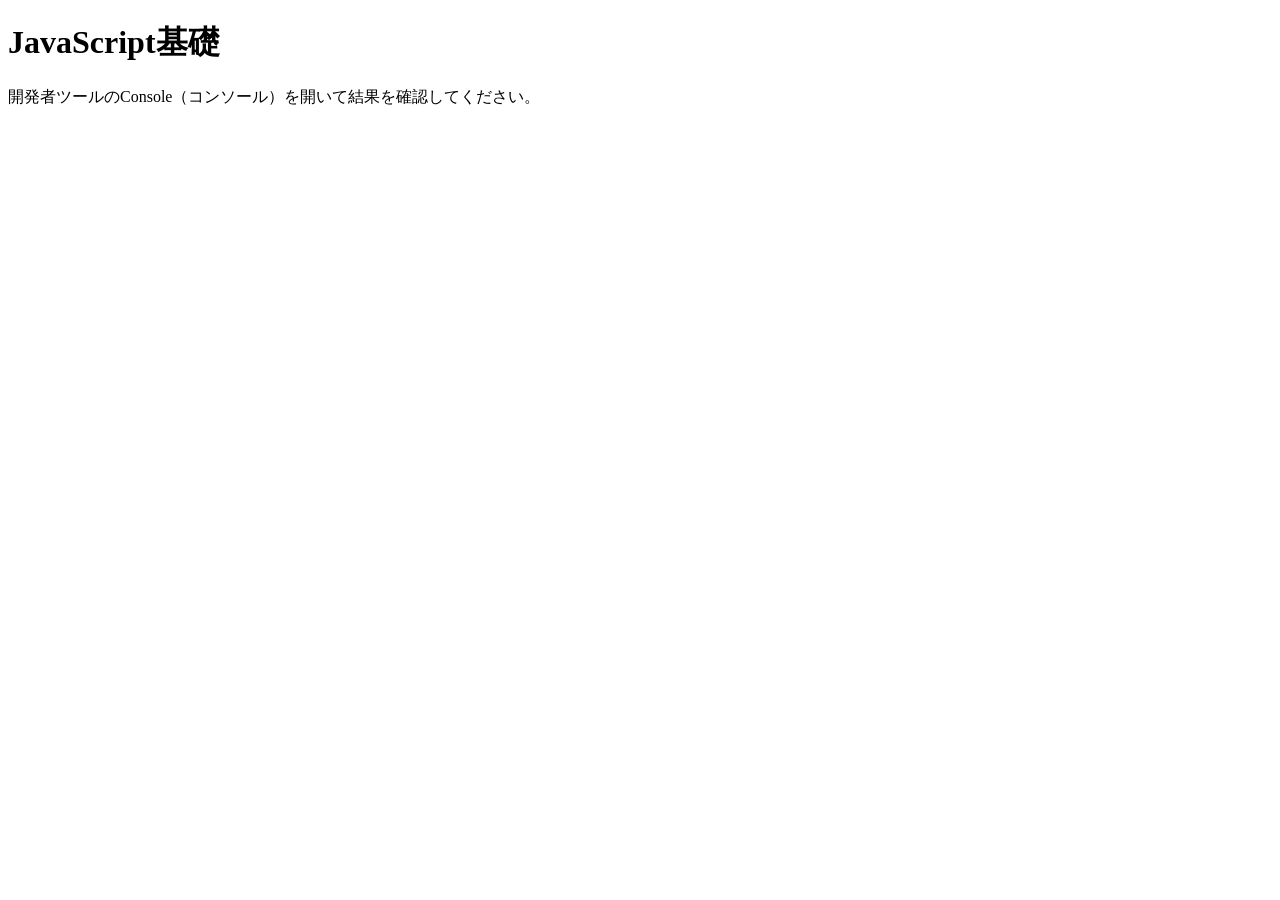
<file: 01_basics/index.html>
<!DOCTYPE html>
<html lang="ja">

<head>
    <meta charset="UTF-8">
    <meta name="viewport" content="width=device-width, initial-scale=1.0">
    <title>01_basics</title>
</head>

<body>
    <h1>JavaScript基礎</h1>
    <p>開発者ツールのConsole（コンソール）を開いて結果を確認してください。</p>
    <script>
        //１行コメント
        /*
        複数行コメント
        */
        console.log('js!', 123);
        console.warn('warn');
        console.error('error');
        console.table(['apple', 'banana']);

        let name;
        console.log(name);
        name = 'bear'
        console.log(name);

        console.log(6 + 9);
        console.log(10 - 15);
        console.log(3 * 7);
        console.log(10 / (5 + 3));
        console.log(7 % 3);
        console.log(3 ** 2);

        let x = 1;
        x = x + 1;
        /*
        x+1だけでは変数の値は変わらない。
        必ず、計算した結果を代入する必要がある。
        */
        console.log(x);

        x += 100;
        console.log(x);

        x--;
        console.log(x);

        console.log(typeof x);
        console.log(x + 'dent');

        const person = `bear`;
        const points = 120;
        console.log(`こんにちは、${person}さん。
        点数は${points}です。`);
    </script>
</body>

</html>
</file>
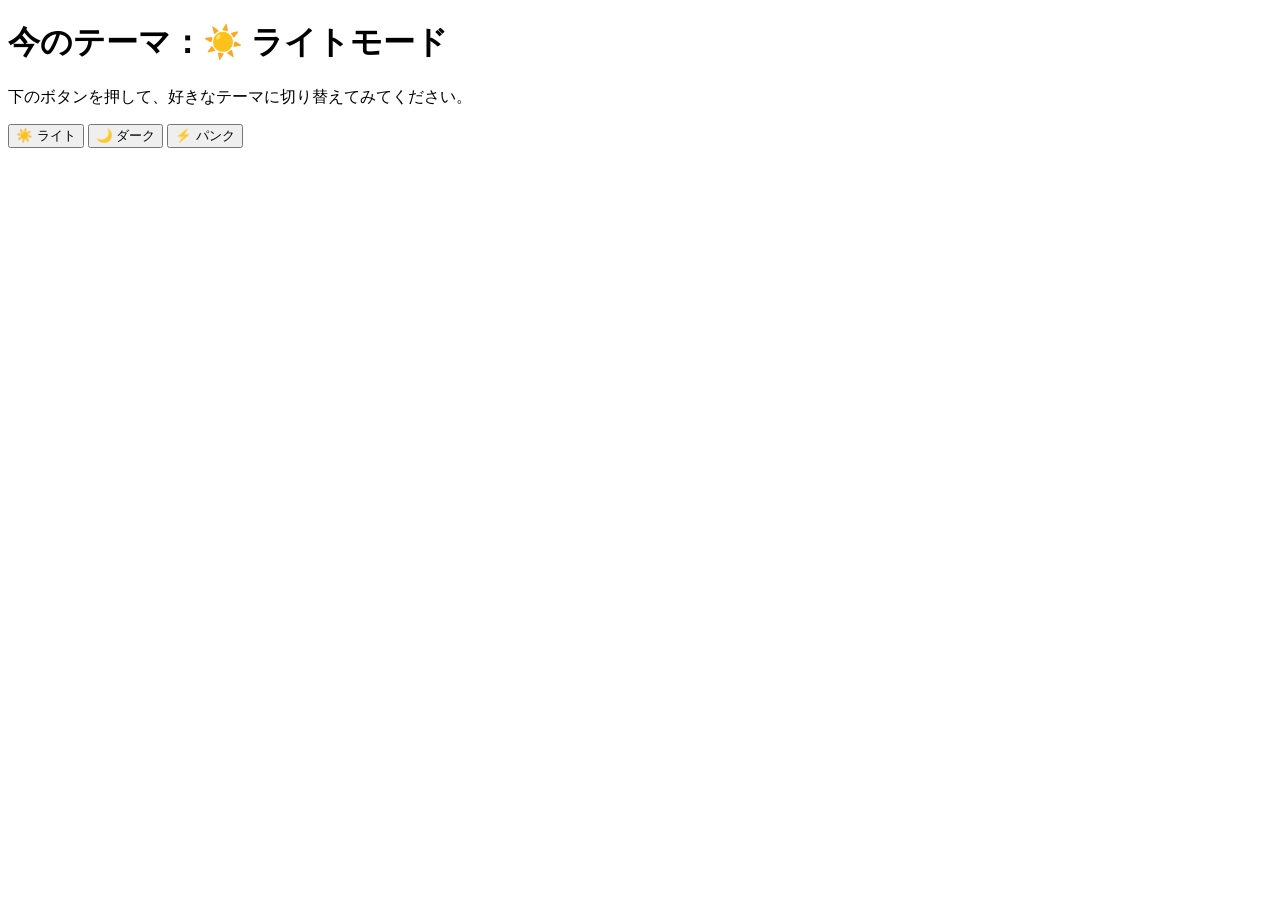
<file: 02_dom/index.html>
<!DOCTYPE html>
<html lang="ja">

<head>
    <meta charset="UTF-8">
    <meta name="viewport" content="width=device-width, initial-scale=1.0">
    <title>02_課題「テーマスイッチャー」</title>
    <script defer src="js/main.js"></script>
</head>

<body id="dom-body">
    <h1 id="theme-title">今のテーマ：☀️ ライトモード</h1>
    <p id="theme-desc">下のボタンを押して、好きなテーマに切り替えてみてください。</p>

    <div class="btn-group">
        <button id="btn-light">☀️ ライト</button>
        <button id="btn-dark">🌙 ダーク</button>
        <button id="btn-pank">⚡ パンク</button>
    </div>
</body>

</html>
</file>
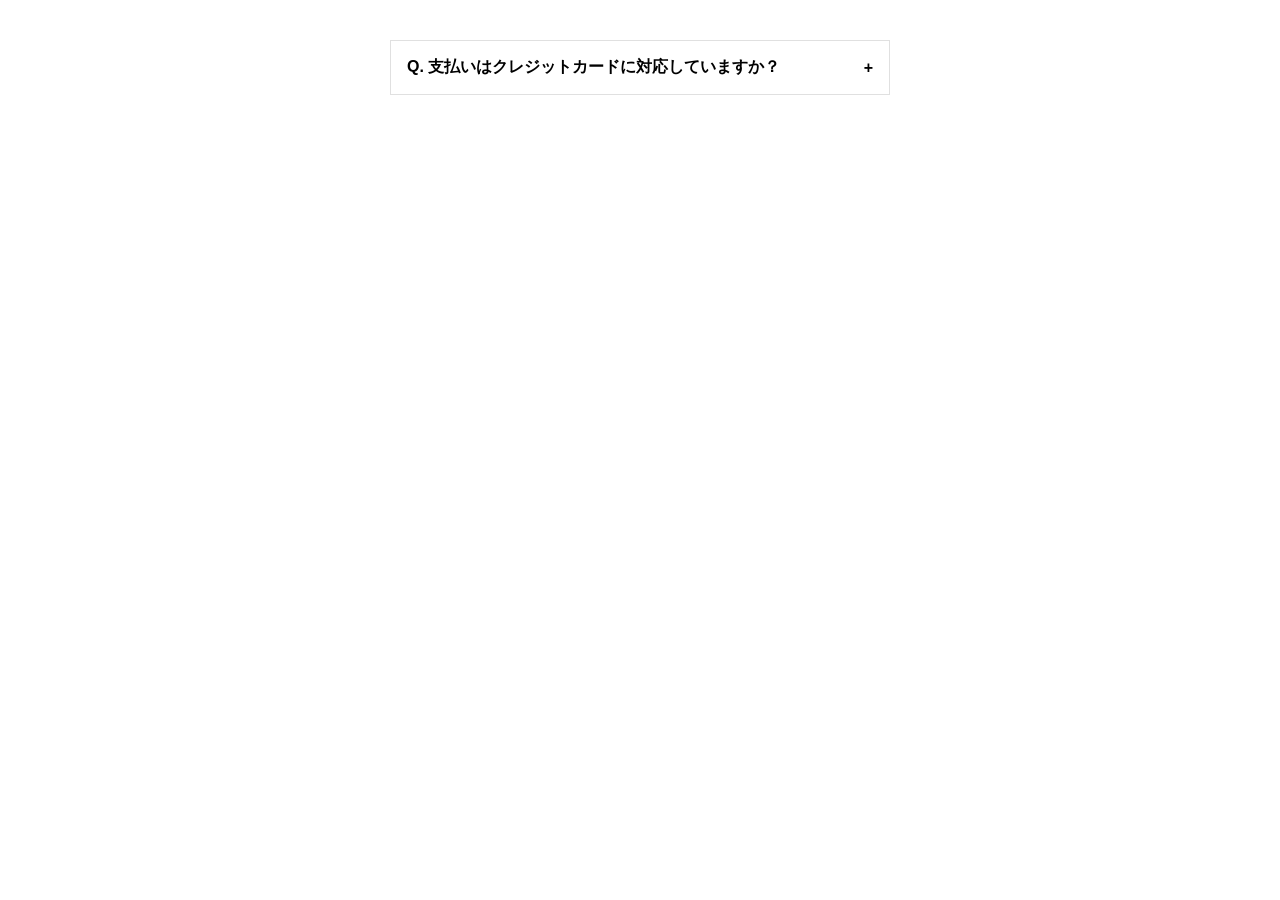
<file: 03_events/accordion/index.html>
<!DOCTYPE html>
<html lang="ja">
<head>
    <meta charset="UTF-8">
    <meta name="viewport" content="width=device-width, initial-scale=1.0">
    <title>アコーディオン</title>
    <link rel="stylesheet" href="css/style.css">
    <script defer src="js/main.js"></script>
</head>
<body>
    <div class="accordion">
        <div class="accordion-item">
            <button id="accordion-btn" class="accordion-btn">
                Q. 支払いはクレジットカードに対応していますか？
                <span class="icon">+</span>
            </button>
            <div id="accordion-content" class="accordion-content">
                <p>はい、主要なクレジットカード（Visa, MasterCard, JCBなど）に対応しております。</p>
            </div>
        </div>
    </div>
</body>
</html>
</file>
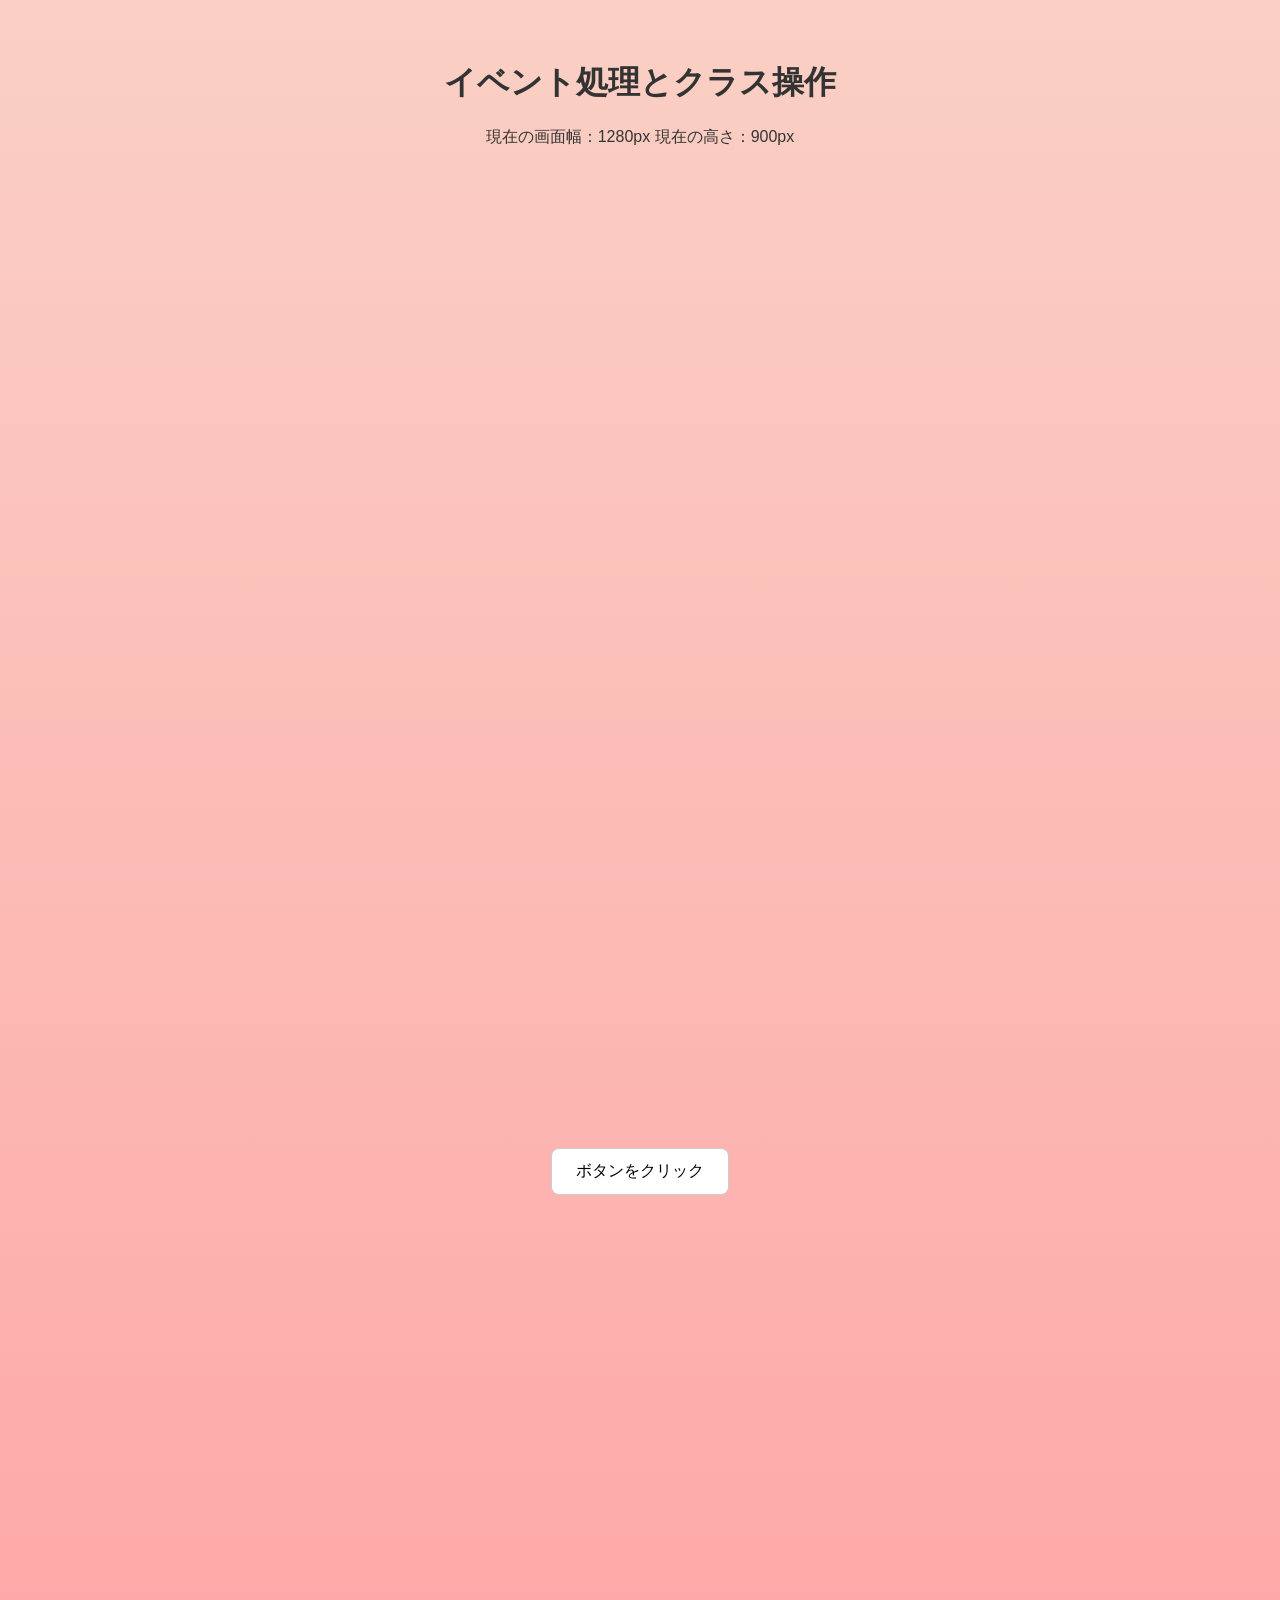
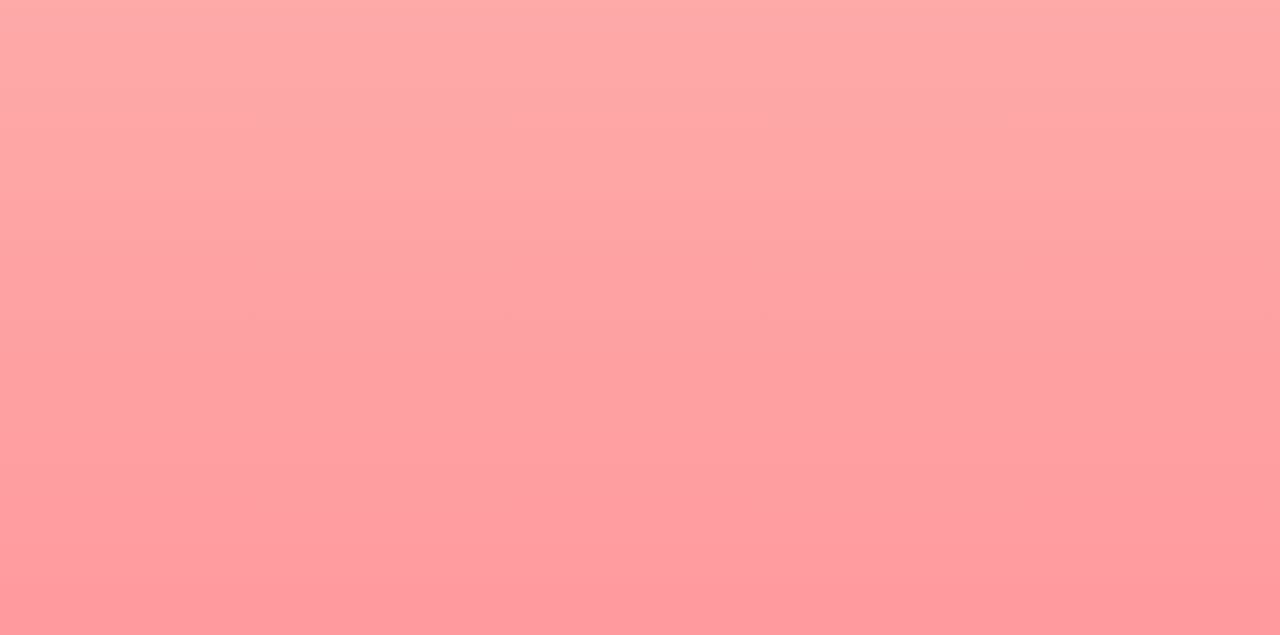
<file: 03_events/sample/index.html>
<!DOCTYPE html>
<html lang="ja">
<head>
    <meta charset="UTF-8">
    <meta name="viewport" content="width=device-width, initial-scale=1.0">
    <title>03_イベント処理とクラス操作</title>
    <link rel="stylesheet" href="css/style.css">
    <script defer src="js/main.js"></script>
</head>
<body>
    <div class="container">
        <h1 id="main-title">イベント処理とクラス操作</h1>
        <div class="size-display">
            現在の画面幅：<span id="window-width">0</span>px
            現在の高さ：<span id="window-height">0</span>px
        </div>
        <button id="btn" class="btn">ボタンをクリック</button>
    </div>
</body>
</html>
</file>
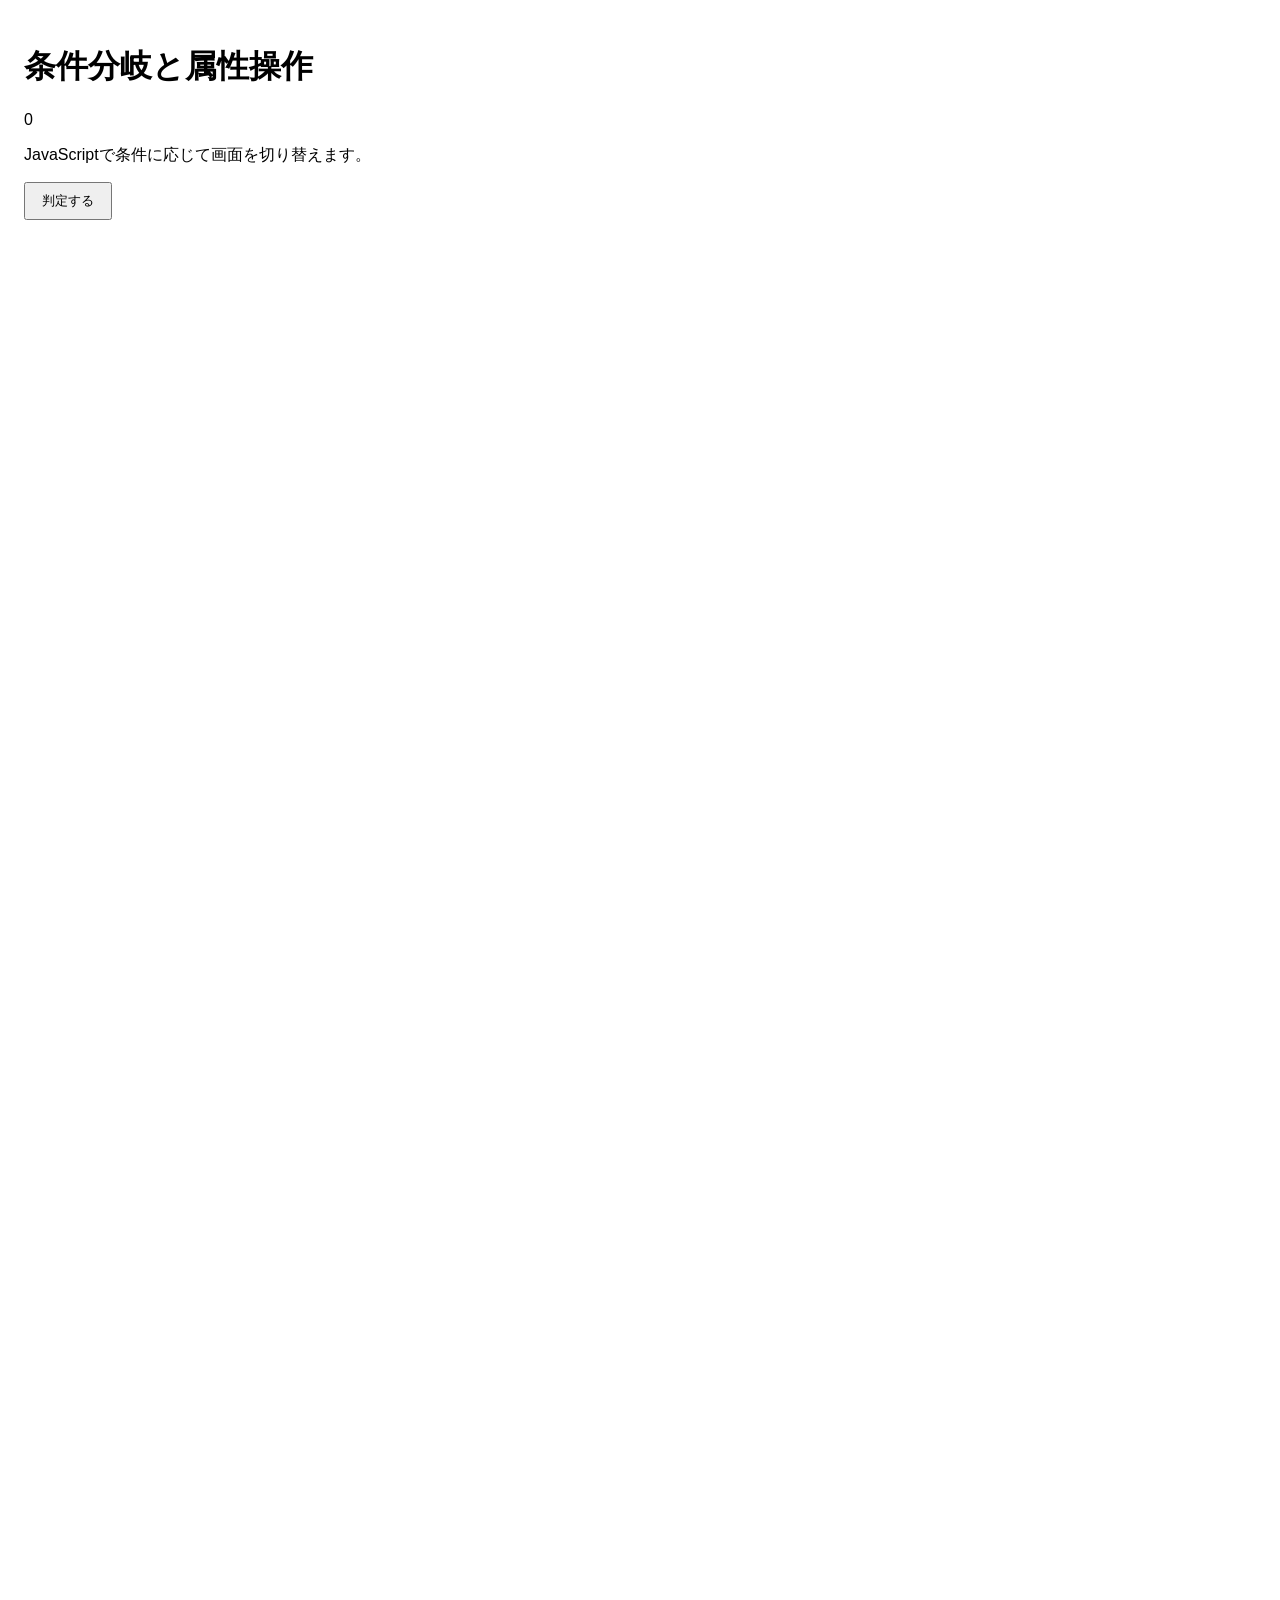
<file: 04_conditions/practice01/index.html>
<!DOCTYPE html>
<html lang="ja">
<head>
    <meta charset="UTF-8">
    <meta name="viewport" content="width=device-width, initial-scale=1.0">
    <title>04_条件分岐</title>
    <link rel="stylesheet" href="css/style.css">
    <script defer src="js/main.js"></script>
</head>
<body>
    <h1 id="main-title">条件分岐と属性操作</h1>
    <p id="count">0</p>
    <p id="message">JavaScriptで条件に応じて画面を切り替えます。</p>
    <button id="btn">判定する</button>
    <!-- トップへ戻るボタン -->
    <button id="page-top" class="page-top">TOP</button>
</body>
</html>
</file>
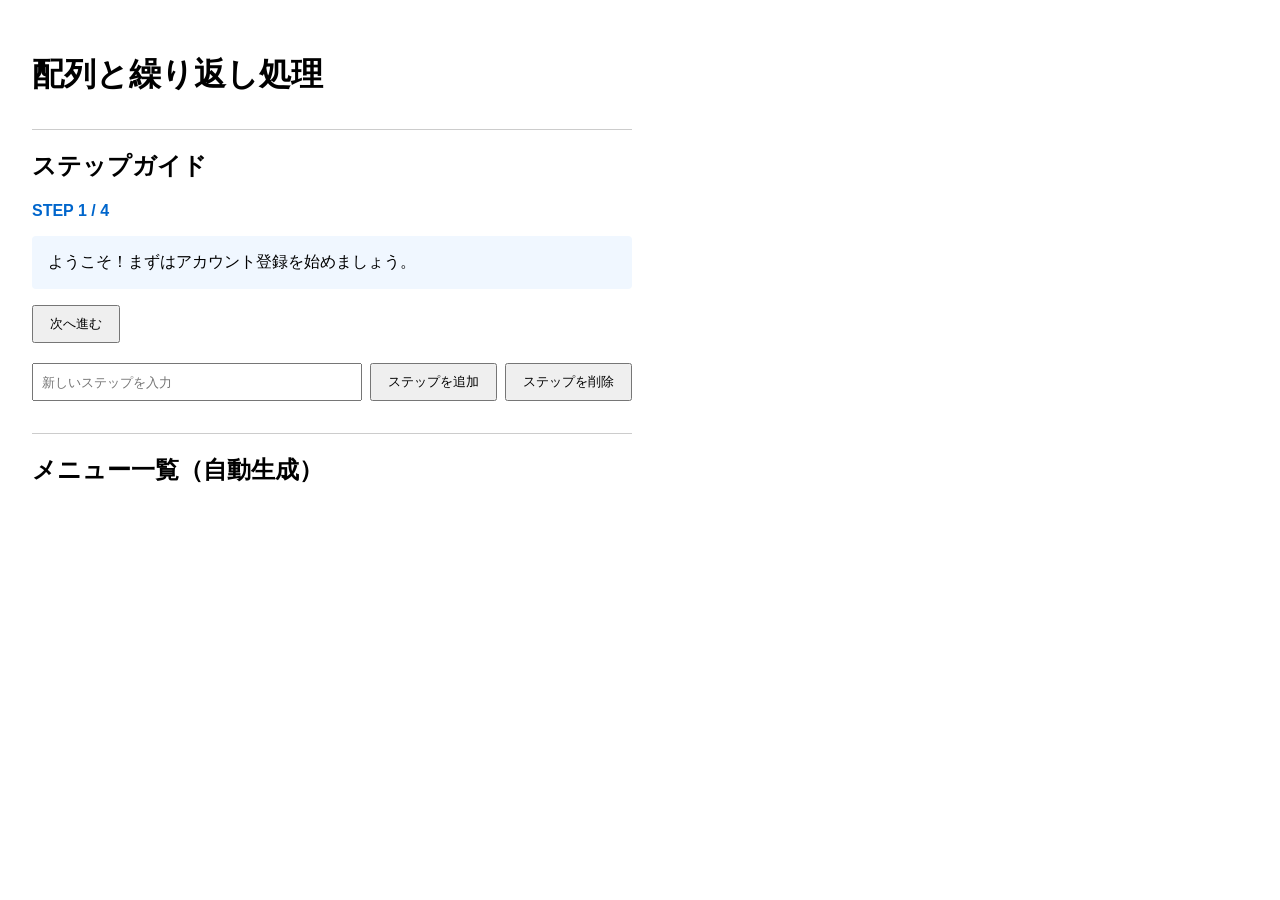
<file: 05_arrays_loops/practice01/index.html>
<!DOCTYPE html>
<html lang="ja">
<head>
    <meta charset="UTF-8">
    <meta name="viewport" content="width=device-width, initial-scale=1.0">
    <title>05_配列と繰り返し処理</title>
    <link rel="stylesheet" href="css/style.css">
    <script defer src="js/main.js"></script>
</head>
<body>
    <h1 id="main-title">配列と繰り返し処理</h1>

    <!-- ステップガイドで使用：ステップメッセージ表示エリア -->
    <section>
        <h2>ステップガイド</h2>
        <p id="step-indicator">STEP 1 / 4</p>
        <p id="step-message">ここにガイドメッセージが表示されます。</p>
        <button id="next-btn">次へ進む</button>

        <!-- pushの練習で使用：ステップ追加フォーム -->
        <div class="add-step-form">
            <input type="text" id="new-step-input" placeholder="新しいステップを入力">
            <button type="button" id="add-btn">ステップを追加</button>
            <button type="button" id="remove-btn">ステップを削除</button>
        </div>
    </section>

    <!-- メニュー一覧自動生成で使用：メニューリスト自動生成エリア -->
    <section>
        <h2>メニュー一覧（自動生成）</h2>
        <ul id="menu-list"></ul>
    </section>
</body>
</html>
</file>
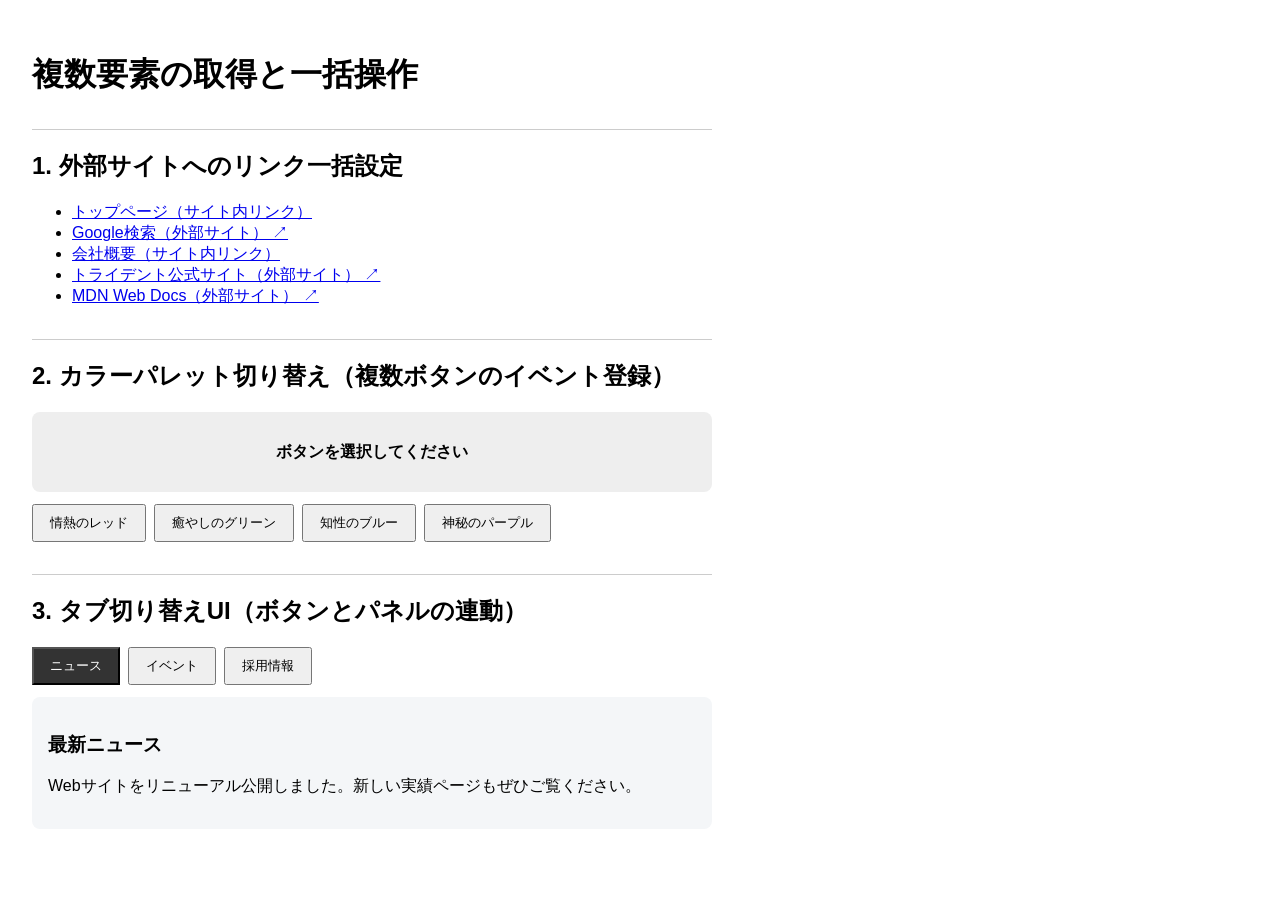
<file: 05_arrays_loops/practice02/index.html>
<!DOCTYPE html>
<html lang="ja">
<head>
    <meta charset="UTF-8">
    <meta name="viewport" content="width=device-width, initial-scale=1.0">
    <title>05_複数要素の一括操作</title>
    <link rel="stylesheet" href="css/style.css">
    <script defer src="js/main.js"></script>
</head>
<body>
    <h1>複数要素の取得と一括操作</h1>

    <!-- 1. 外部リンクの一括設定エリア -->
    <section>
        <h2>1. 外部サイトへのリンク一括設定</h2>
        <ul class="link-list">
            <li><a href="index.html">トップページ（サイト内リンク）</a></li>
            <li><a href="https://www.google.com">Google検索（外部サイト）</a></li>
            <li><a href="about.html">会社概要（サイト内リンク）</a></li>
            <li><a href="https://computer.trident.ac.jp">トライデント公式サイト（外部サイト）</a></li>
            <li><a href="https://developer.mozilla.org/ja/">MDN Web Docs（外部サイト）</a></li>
        </ul>
    </section>

    <!-- 2. カラーパレット切り替えエリア -->
    <section>
        <h2>2. カラーパレット切り替え（複数ボタンのイベント登録）</h2>
        <div id="color-preview" class="color-preview">ボタンを選択してください</div>
        <div class="btn-group">
            <button type="button" class="color-btn">情熱のレッド</button>
            <button type="button" class="color-btn">癒やしのグリーン</button>
            <button type="button" class="color-btn">知性のブルー</button>
            <button type="button" class="color-btn">神秘のパープル</button>
        </div>
    </section>

    <!-- 3. タブ切り替えエリア -->
    <section>
        <h2>3. タブ切り替えUI（ボタンとパネルの連動）</h2>
        <div class="tab-buttons">
            <button type="button" class="tab-btn is-active">ニュース</button>
            <button type="button" class="tab-btn">イベント</button>
            <button type="button" class="tab-btn">採用情報</button>
        </div>

        <div class="tab-contents">
            <div class="tab-panel is-active">
                <h3>最新ニュース</h3>
                <p>Webサイトをリニューアル公開しました。新しい実績ページもぜひご覧ください。</p>
            </div>
            <div class="tab-panel">
                <h3>イベント情報</h3>
                <p>春のオープンキャンパス＆Webデザイン体験授業を来月開催します。</p>
            </div>
            <div class="tab-panel">
                <h3>採用情報</h3>
                <p>2027年度 新卒Webデザイナー・フロントエンドエンジニアの募集要項を公開しました。</p>
            </div>
        </div>
    </section>
</body>
</html>
</file>
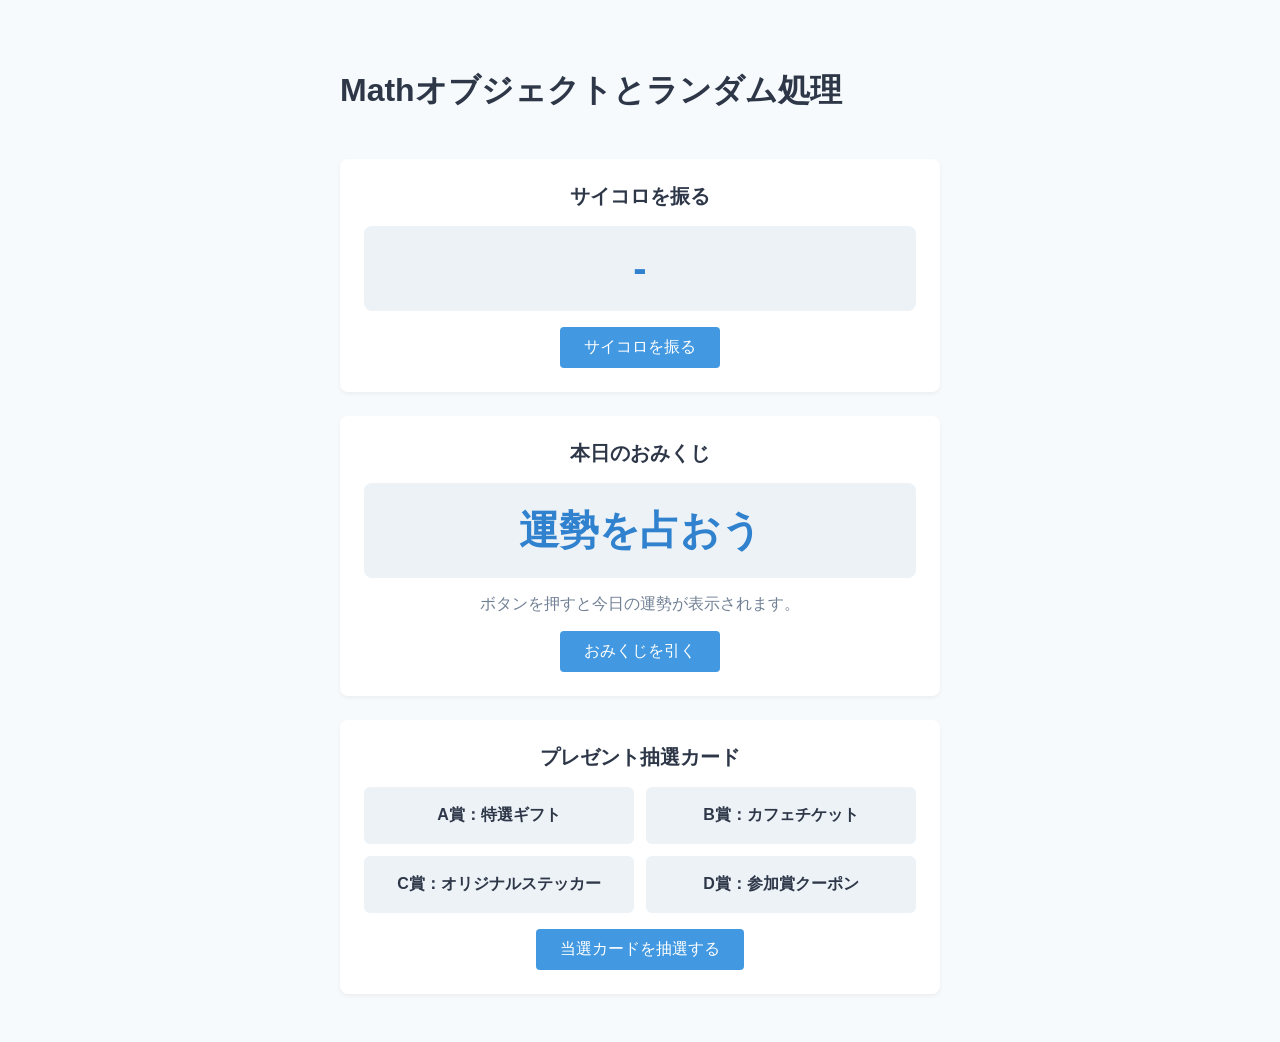
<file: 06_math_random/practice01/index.html>
<!DOCTYPE html>
<html lang="ja">
<head>
    <meta charset="UTF-8">
    <meta name="viewport" content="width=device-width, initial-scale=1.0">
    <title>06_ループの応用とMathオブジェクト</title>
    <link rel="stylesheet" href="css/style.css">
    <script defer src="js/main.js"></script>
</head>
<body>
    <div class="container">
        <h1>Mathオブジェクトとランダム処理</h1>

        <!-- 演習1：サイコロシミュレーター -->
        <section class="demo-box">
            <h2>サイコロを振る</h2>
            <div id="dice-result" class="result-display">-</div>
            <button type="button" id="roll-dice-btn" class="action-btn">サイコロを振る</button>
        </section>

        <!-- 演習2：おみくじUI -->
        <section class="demo-box">
            <h2>本日のおみくじ</h2>
            <div id="omikuji-result" class="result-display">運勢を占おう</div>
            <p id="omikuji-message" class="sub-message">ボタンを押すと今日の運勢が表示されます。</p>
            <button type="button" id="omikuji-btn" class="action-btn">おみくじを引く</button>
        </section>

        <!-- 演習3：ランダム当選カード（querySelectorAll × 排他制御） -->
        <section class="demo-box">
            <h2>プレゼント抽選カード</h2>
            <div class="card-grid">
                <div class="card">A賞：特選ギフト</div>
                <div class="card">B賞：カフェチケット</div>
                <div class="card">C賞：オリジナルステッカー</div>
                <div class="card">D賞：参加賞クーポン</div>
            </div>
            <button type="button" id="draw-card-btn" class="action-btn">当選カードを抽選する</button>
        </section>
    </div>
</body>
</html>
</file>
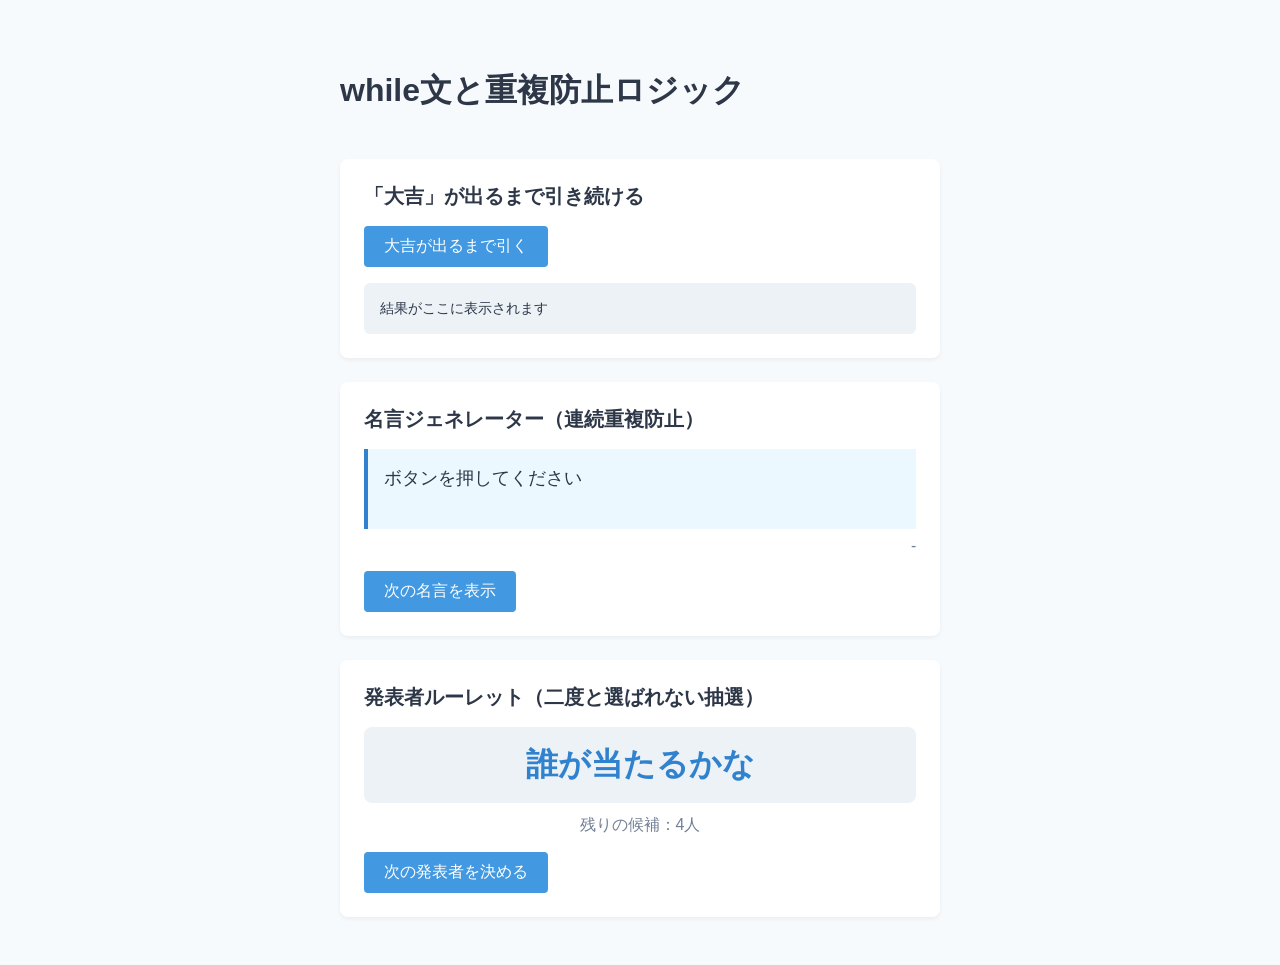
<file: 06_math_random/practice02/index.html>
<!DOCTYPE html>
<html lang="ja">
<head>
    <meta charset="UTF-8">
    <meta name="viewport" content="width=device-width, initial-scale=1.0">
    <title>06_while文と重複防止ロジック</title>
    <link rel="stylesheet" href="css/style.css">
    <script defer src="js/main.js"></script>
</head>
<body>
    <div class="container">
        <h1>while文と重複防止ロジック</h1>

        <!-- 演習1：目標が出るまで回すシミュレーター -->
        <section class="demo-box">
            <h2>「大吉」が出るまで引き続ける</h2>
            <button type="button" id="draw-until-btn" class="action-btn">大吉が出るまで引く</button>
            <div id="draw-log" class="log-area">結果がここに表示されます</div>
        </section>

        <!-- 演習2：連続重複防止メッセージ -->
        <section class="demo-box">
            <h2>名言ジェネレーター（連続重複防止）</h2>
            <blockquote id="quote-text" class="quote-display">ボタンを押してください</blockquote>
            <p id="quote-author" class="quote-author">-</p>
            <button type="button" id="quote-btn" class="action-btn">次の名言を表示</button>
        </section>

        <!-- 演習3：発表者ルーレット（二度と選ばれない抽選） -->
        <section class="demo-box">
            <h2>発表者ルーレット（二度と選ばれない抽選）</h2>
            <div id="presenter-result" class="result-display">誰が当たるかな</div>
            <p id="remaining-count" class="sub-message">残りの候補：4人</p>
            <button type="button" id="presenter-btn" class="action-btn">次の発表者を決める</button>
        </section>
    </div>
</body>
</html>
</file>
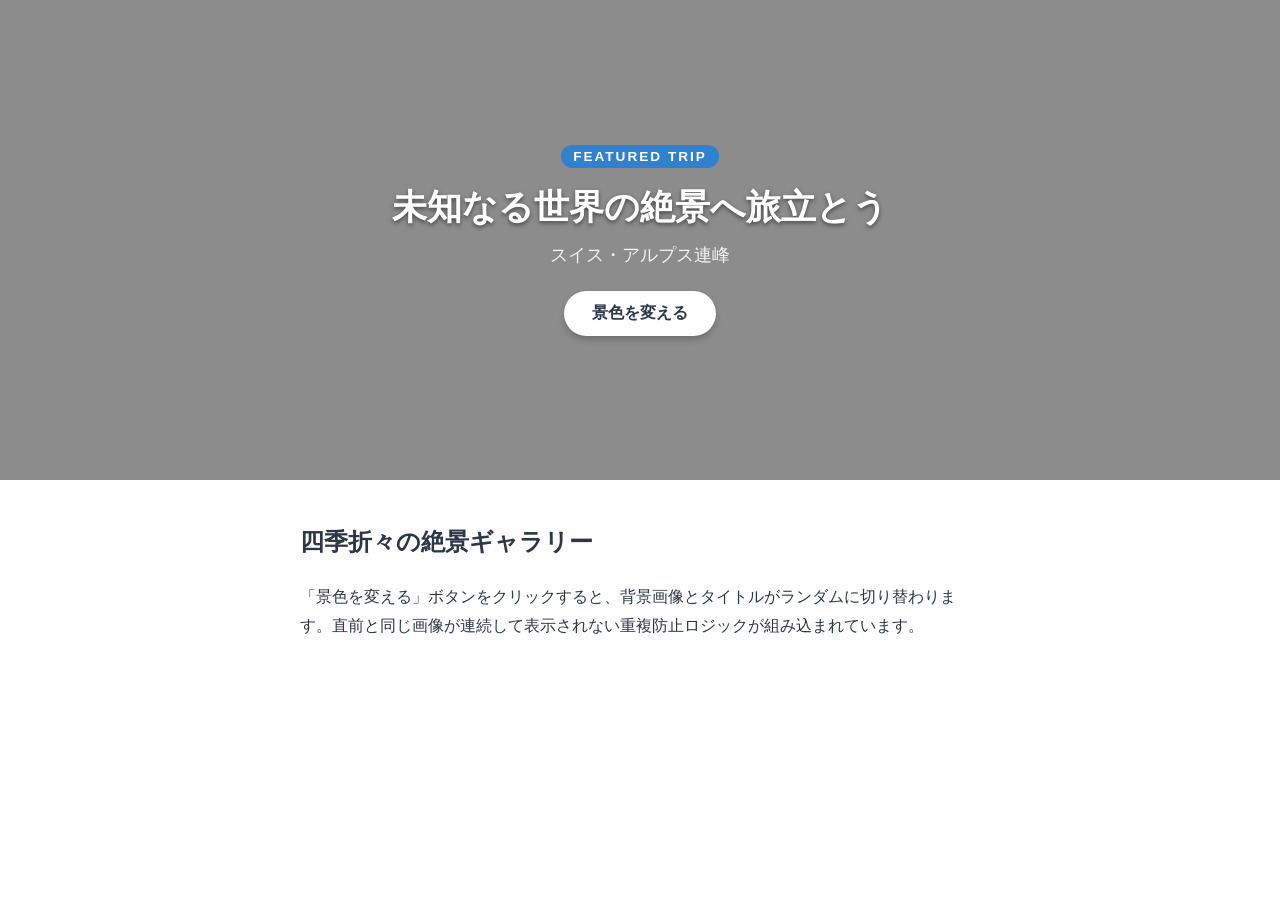
<file: 06_math_random/randomHero/index.html>
<!DOCTYPE html>
<html lang="ja">
<head>
    <meta charset="UTF-8">
    <meta name="viewport" content="width=device-width, initial-scale=1.0">
    <title>06_課題：ランダムヒーローセクション</title>
    <link rel="stylesheet" href="css/style.css">
    <script defer src="js/main.js"></script>
</head>
<body>
    <!-- ヒーローヘッダーエリア -->
    <header id="hero-header" class="hero-header">
        <div class="hero-overlay"></div>
        <div class="hero-content">
            <span id="hero-tag" class="hero-tag">FEATURED TRIP</span>
            <h1 id="hero-title">未知なる世界の絶景へ旅立とう</h1>
            <p id="hero-location" class="hero-location">スイス・アルプス連峰</p>
            <button type="button" id="change-bg-btn" class="hero-btn">景色を変える</button>
        </div>
    </header>

    <!-- 補足コンテンツエリア -->
    <main class="main-content">
        <h2>四季折々の絶景ギャラリー</h2>
        <p>「景色を変える」ボタンをクリックすると、背景画像とタイトルがランダムに切り替わります。直前と同じ画像が連続して表示されない重複防止ロジックが組み込まれています。</p>
    </main>
</body>
</html>
</file>
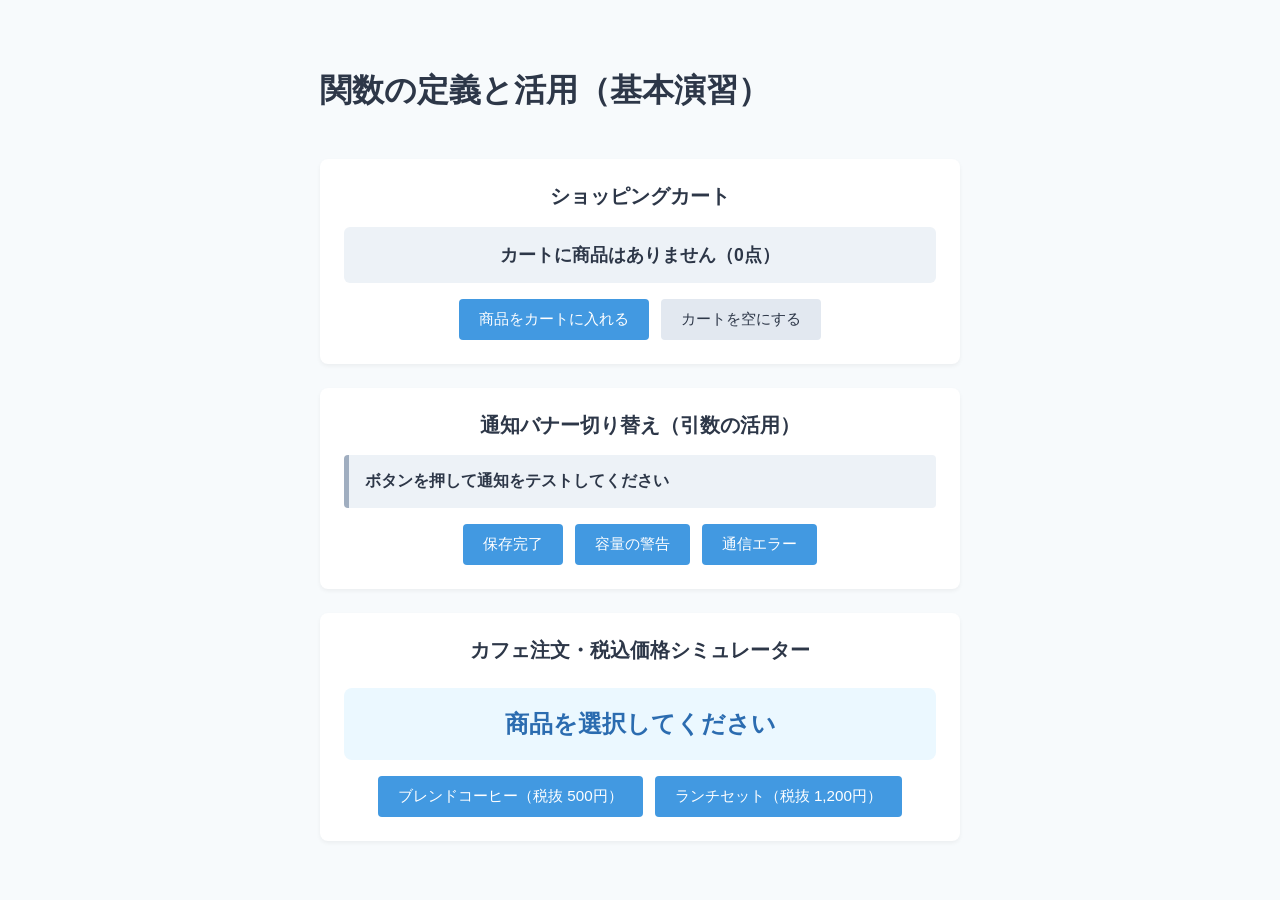
<file: 07_functions/practice01/index.html>
<!DOCTYPE html>
<html lang="ja">
<head>
    <meta charset="UTF-8">
    <meta name="viewport" content="width=device-width, initial-scale=1.0">
    <title>07_関数の定義と活用</title>
    <link rel="stylesheet" href="css/style.css">
    <script defer src="js/main.js"></script>
</head>
<body>
    <div class="container">
        <h1>関数の定義と活用（基本演習）</h1>

        <!-- 演習1：引数なしの関数（ショッピングカートの初期化・リセット） -->
        <section class="demo-box">
            <h2>ショッピングカート</h2>
            <p id="cart-display" class="cart-box">読み込み中...</p>
            <div class="btn-group">
                <button type="button" id="add-cart-btn" class="action-btn">商品をカートに入れる</button>
                <button type="button" id="clear-cart-btn" class="sub-btn">カートを空にする</button>
            </div>
        </section>

        <!-- 演習2：引数ありの関数（通知バナーの切り替え） -->
        <section class="demo-box">
            <h2>通知バナー切り替え（引数の活用）</h2>
            <div id="alert-banner" class="alert-banner">ボタンを押して通知をテストしてください</div>
            <div class="btn-group">
                <button type="button" id="success-btn" class="action-btn">保存完了</button>
                <button type="button" id="warning-btn" class="action-btn">容量の警告</button>
                <button type="button" id="error-btn" class="action-btn">通信エラー</button>
            </div>
        </section>

        <!-- 演習3：戻り値（return）の活用（税込価格シミュレーター） -->
        <section class="demo-box">
            <h2>カフェ注文・税込価格シミュレーター</h2>
            <p id="price-result" class="result-display">商品を選択してください</p>
            <div class="btn-group">
                <button type="button" id="coffee-btn" class="action-btn">ブレンドコーヒー（税抜 500円）</button>
                <button type="button" id="lunch-btn" class="action-btn">ランチセット（税抜 1,200円）</button>
            </div>
        </section>
    </div>
</body>
</html>
</file>
<file: 03_events/accordion/css/style.css>
.accordion {
    max-width: 500px;
    margin: 40px auto;
}

.accordion-btn {
    width: 100%;
    padding: 16px;
    text-align: left;
    background-color: #ffffff;
    border: 1px solid #e0e0e0;
    cursor: pointer;
    display: flex;
    justify-content: space-between;
    align-items: center;
    font-size: 16px;
    font-weight: bold;
}

.accordion-content {
    display: none;
    /* 初期状態は非表示 */
    padding: 16px;
    background-color: #f9f9f9;
    border: 1px solid #e0e0e0;
    border-top: none;
}

.icon.is-open span:nth-child() {
    transform: rotate(45deg);
}

.accordion-content.is-open {
    display: flex;
}
</file>
<file: 03_events/sample/css/style.css>
@charset "UTF-8";

body {
    margin: 0;
    padding: 40px 20px;
    font-family: sans-serif;
    background-color: #f4f6f8;
    color: #333333;
}

.container {
    max-width: 600px;
    margin: 0 auto;
    text-align: center;
}

.btn {
    margin: 1000px 0;
    padding: 12px 24px;
    font-size: 16px;
    border: 1px solid #cccccc;
    border-radius: 8px;
    background-color: #ffffff;
    cursor: pointer;
    /* transition: all 0.3s ease; */
}

.btn:hover {
    opacity: 0.8;
}

.btn.is-active {
    background-color: #06c;
    color: #fff;
}
</file>
<file: 04_conditions/practice01/css/style.css>
@charset "UTF-8";

body {
    margin: 0;
    padding: 24px;
    font-family: sans-serif;
    max-width: 600px;
}

button {
    padding: 8px 16px;
    cursor: pointer;
}

/* トップへ戻るボタン（初期状態は非表示） */
.page-top {
    position: fixed;
    right: 24px;
    bottom: 24px;
    padding: 14px 20px;
    font-size: 14px;
    font-weight: bold;
    border: none;
    border-radius: 50px;
    background-color: #333333;
    color: #ffffff;
    cursor: pointer;
    opacity: 0;
    visibility: hidden;
    transition: opacity 0.3s ease, visibility 0.3s ease;
    box-shadow: 0 4px 12px rgba(0, 0, 0, 0.15);
}

.page-top:hover {
    background-color: #555555;
}

/* 300px以上スクロールしたときの状態（状態クラス） */
.page-top.is-active {
    opacity: 1;
    visibility: visible;
}

/* ページをスクロールできるように一時的に余白を持たせる */
#btn {
    margin-bottom: 2000px;
    /* スクロール用の大きな余白 */
}
</file>
<file: 05_arrays_loops/practice01/css/style.css>
@charset "UTF-8";

body {
    padding: 24px;
    font-family: sans-serif;
    max-width: 600px;
}

section {
    margin-top: 32px;
    border-top: 1px solid #ccc;
}

#step-indicator {
    font-weight: bold;
    color: #0066cc;
}

#step-message {
    padding: 16px;
    background-color: #f0f7ff;
    border-radius: 4px;
}

button {
    padding: 8px 16px;
    cursor: pointer;
}

.add-step-form {
    margin-top: 20px;
    display: flex;
    gap: 8px;
}

input {
    padding: 8px;
    flex: 1;
}
</file>
<file: 05_arrays_loops/practice02/css/style.css>
@charset "UTF-8";

body {
    padding: 24px;
    font-family: sans-serif;
    max-width: 680px;
}

section {
    margin-top: 32px;
    border-top: 1px solid #ccc;
}

.color-preview {
    height: 80px;
    background: #eee;
    display: grid;
    place-items: center;
    font-weight: bold;
    border-radius: 8px;
    margin-bottom: 12px;
}

.btn-group,
.tab-buttons {
    display: flex;
    gap: 8px;
    flex-wrap: wrap;
}

button {
    padding: 8px 16px;
    cursor: pointer;
}

button.is-active {
    background: #333;
    color: #fff;
}

.tab-panel {
    display: none;
    margin-top: 12px;
    padding: 16px;
    background: #f4f6f8;
    border-radius: 8px;
}

.tab-panel.is-active {
    display: block;
}
</file>
<file: 06_math_random/practice01/css/style.css>
@charset "UTF-8";

* {
    box-sizing: border-box;
}

body {
    font-family: sans-serif;
    padding: 40px 20px;
    background-color: #f7fafc;
    color: #2d3748;
}

.container {
    max-width: 600px;
    margin: 0 auto;
    display: flex;
    flex-direction: column;
    gap: 24px;
}

.demo-box {
    background: #ffffff;
    padding: 24px;
    border-radius: 8px;
    box-shadow: 0 2px 4px rgba(0, 0, 0, 0.05);
    text-align: center;
}

.demo-box h2 {
    margin-top: 0;
    margin-bottom: 16px;
    font-size: 1.25rem;
}

.result-display {
    font-size: 2.5rem;
    font-weight: bold;
    padding: 20px;
    background-color: #edf2f7;
    border-radius: 8px;
    margin-bottom: 16px;
    color: #3182ce;
}

.sub-message {
    margin-top: 0;
    margin-bottom: 16px;
    color: #718096;
}

.action-btn {
    padding: 10px 24px;
    background-color: #4299e1;
    color: #ffffff;
    border: none;
    border-radius: 4px;
    font-size: 1rem;
    cursor: pointer;
}

.action-btn:hover {
    background-color: #3182ce;
}

/* 演習3：カードグリッドとアクティブ状態 */
.card-grid {
    display: grid;
    grid-template-columns: repeat(2, 1fr);
    gap: 12px;
    margin-bottom: 16px;
}

.card {
    padding: 16px;
    background-color: #edf2f7;
    border-radius: 6px;
    font-weight: bold;
    border: 2px solid transparent;
    transition: all 0.2s ease;
}

.card.is-active {
    background-color: #ebf8ff;
    border-color: #3182ce;
    color: #2b6cb0;
    box-shadow: 0 0 10px rgba(49, 130, 206, 0.3);
}
</file>
<file: 06_math_random/practice02/css/style.css>
@charset "UTF-8";

* {
    box-sizing: border-box;
}

body {
    font-family: sans-serif;
    padding: 40px 20px;
    background-color: #f7fafc;
    color: #2d3748;
}

.container {
    max-width: 600px;
    margin: 0 auto;
    display: flex;
    flex-direction: column;
    gap: 24px;
}

.demo-box {
    background: #ffffff;
    padding: 24px;
    border-radius: 8px;
    box-shadow: 0 2px 4px rgba(0, 0, 0, 0.05);
}

.demo-box h2 {
    margin-top: 0;
    margin-bottom: 16px;
    font-size: 1.25rem;
}

.action-btn {
    padding: 10px 20px;
    background-color: #4299e1;
    color: #ffffff;
    border: none;
    border-radius: 4px;
    font-size: 1rem;
    cursor: pointer;
}

.action-btn:hover {
    background-color: #3182ce;
}

.action-btn:disabled {
    opacity: 0.5;
    cursor: not-allowed;
}

.result-display {
    font-size: 2rem;
    font-weight: bold;
    padding: 16px;
    background-color: #edf2f7;
    border-radius: 8px;
    margin-bottom: 12px;
    color: #3182ce;
    text-align: center;
}

.sub-message {
    margin-top: 0;
    margin-bottom: 16px;
    color: #718096;
    text-align: center;
}

.log-area {
    margin-top: 16px;
    padding: 16px;
    background-color: #edf2f7;
    border-radius: 6px;
    font-family: monospace;
    font-size: 0.9rem;
    max-height: 180px;
    overflow-y: auto;
    text-align: left;
}

.quote-display {
    margin: 16px 0 8px;
    padding: 16px;
    background-color: #ebf8ff;
    border-left: 4px solid #3182ce;
    font-size: 1.15rem;
    font-weight: 500;
    min-height: 80px;
}

.quote-author {
    text-align: right;
    color: #718096;
    font-style: italic;
    margin-top: 0;
    margin-bottom: 16px;
}
</file>
<file: 06_math_random/randomHero/css/style.css>
@charset "UTF-8";

* {
    box-sizing: border-box;
}

body {
    margin: 0;
    font-family: sans-serif;
    color: #2d3748;
}

/* ヒーローセクション全体 */
.hero-header {
    position: relative;
    min-height: 480px;
    display: flex;
    align-items: center;
    justify-content: center;
    background-size: cover;
    background-position: center;
    background-repeat: no-repeat;
    transition: background-image 0.5s ease-in-out;
}

/* 写真の上の黒グラデーション（文字を読みやすくするオーバーレイ） */
.hero-overlay {
    position: absolute;
    top: 0;
    left: 0;
    width: 100%;
    height: 100%;
    background: rgba(0, 0, 0, 0.45);
}

/* ヒーロー内のテキスト群 */
.hero-content {
    position: relative;
    z-index: 1;
    text-align: center;
    color: #ffffff;
    padding: 24px;
    max-width: 720px;
}

.hero-tag {
    display: inline-block;
    font-size: 0.85rem;
    letter-spacing: 2px;
    background-color: #3182ce;
    padding: 4px 12px;
    border-radius: 20px;
    margin-bottom: 16px;
    font-weight: bold;
}

.hero-content h1 {
    font-size: 2.2rem;
    margin: 0 0 12px;
    text-shadow: 0 2px 4px rgba(0, 0, 0, 0.5);
}

.hero-location {
    font-size: 1.1rem;
    margin: 0 0 24px;
    opacity: 0.9;
}

.hero-btn {
    padding: 12px 28px;
    font-size: 1rem;
    font-weight: bold;
    color: #2d3748;
    background-color: #ffffff;
    border: none;
    border-radius: 30px;
    cursor: pointer;
    box-shadow: 0 4px 6px rgba(0, 0, 0, 0.2);
    transition: transform 0.2s, background-color 0.2s;
}

.hero-btn:hover {
    background-color: #edf2f7;
    transform: translateY(-2px);
}

/* 本文エリア */
.main-content {
    max-width: 720px;
    margin: 40px auto;
    padding: 0 20px;
    line-height: 1.8;
}
</file>
<file: 07_functions/practice01/css/style.css>
@charset "UTF-8";

* {
    box-sizing: border-box;
}

body {
    font-family: sans-serif;
    padding: 40px 20px;
    background-color: #f7fafc;
    color: #2d3748;
}

.container {
    max-width: 640px;
    margin: 0 auto;
    display: flex;
    flex-direction: column;
    gap: 24px;
}

.demo-box {
    background: #ffffff;
    padding: 24px;
    border-radius: 8px;
    box-shadow: 0 2px 4px rgba(0, 0, 0, 0.05);
    text-align: center;
}

.demo-box h2 {
    margin-top: 0;
    margin-bottom: 16px;
    font-size: 1.25rem;
}

.btn-group {
    display: flex;
    justify-content: center;
    flex-wrap: wrap;
    gap: 12px;
}

.action-btn {
    padding: 10px 20px;
    background-color: #4299e1;
    color: #ffffff;
    border: none;
    border-radius: 4px;
    font-size: 0.95rem;
    cursor: pointer;
}

.action-btn:hover {
    background-color: #3182ce;
}

.sub-btn {
    padding: 10px 20px;
    background-color: #e2e8f0;
    color: #2d3748;
    border: none;
    border-radius: 4px;
    font-size: 0.95rem;
    cursor: pointer;
}

.sub-btn:hover {
    background-color: #cbd5e0;
}

/* 演習1：ショッピングカート表示 */
.cart-box {
    padding: 16px;
    background-color: #edf2f7;
    border-radius: 6px;
    font-weight: bold;
    font-size: 1.1rem;
    margin-bottom: 16px;
}

.cart-box.has-item {
    background-color: #ebf8ff;
    color: #2b6cb0;
}

/* 演習2：通知バナー */
.alert-banner {
    padding: 16px;
    background-color: #edf2f7;
    border-left: 5px solid #a0aec0;
    border-radius: 4px;
    font-weight: bold;
    margin-bottom: 16px;
    text-align: left;
}

.alert-banner.is-success {
    background-color: #f0fff4;
    border-left-color: #38a169;
    color: #276749;
}

.alert-banner.is-warning {
    background-color: #fffff0;
    border-left-color: #d69e2e;
    color: #975a16;
}

.alert-banner.is-error {
    background-color: #fff5f5;
    border-left-color: #e53e3e;
    color: #9b2c2c;
}

/* 演習3：計算結果表示 */
.result-display {
    font-size: 1.5rem;
    font-weight: bold;
    padding: 20px;
    background-color: #ebf8ff;
    border-radius: 8px;
    margin-bottom: 16px;
    color: #2b6cb0;
}
</file>
